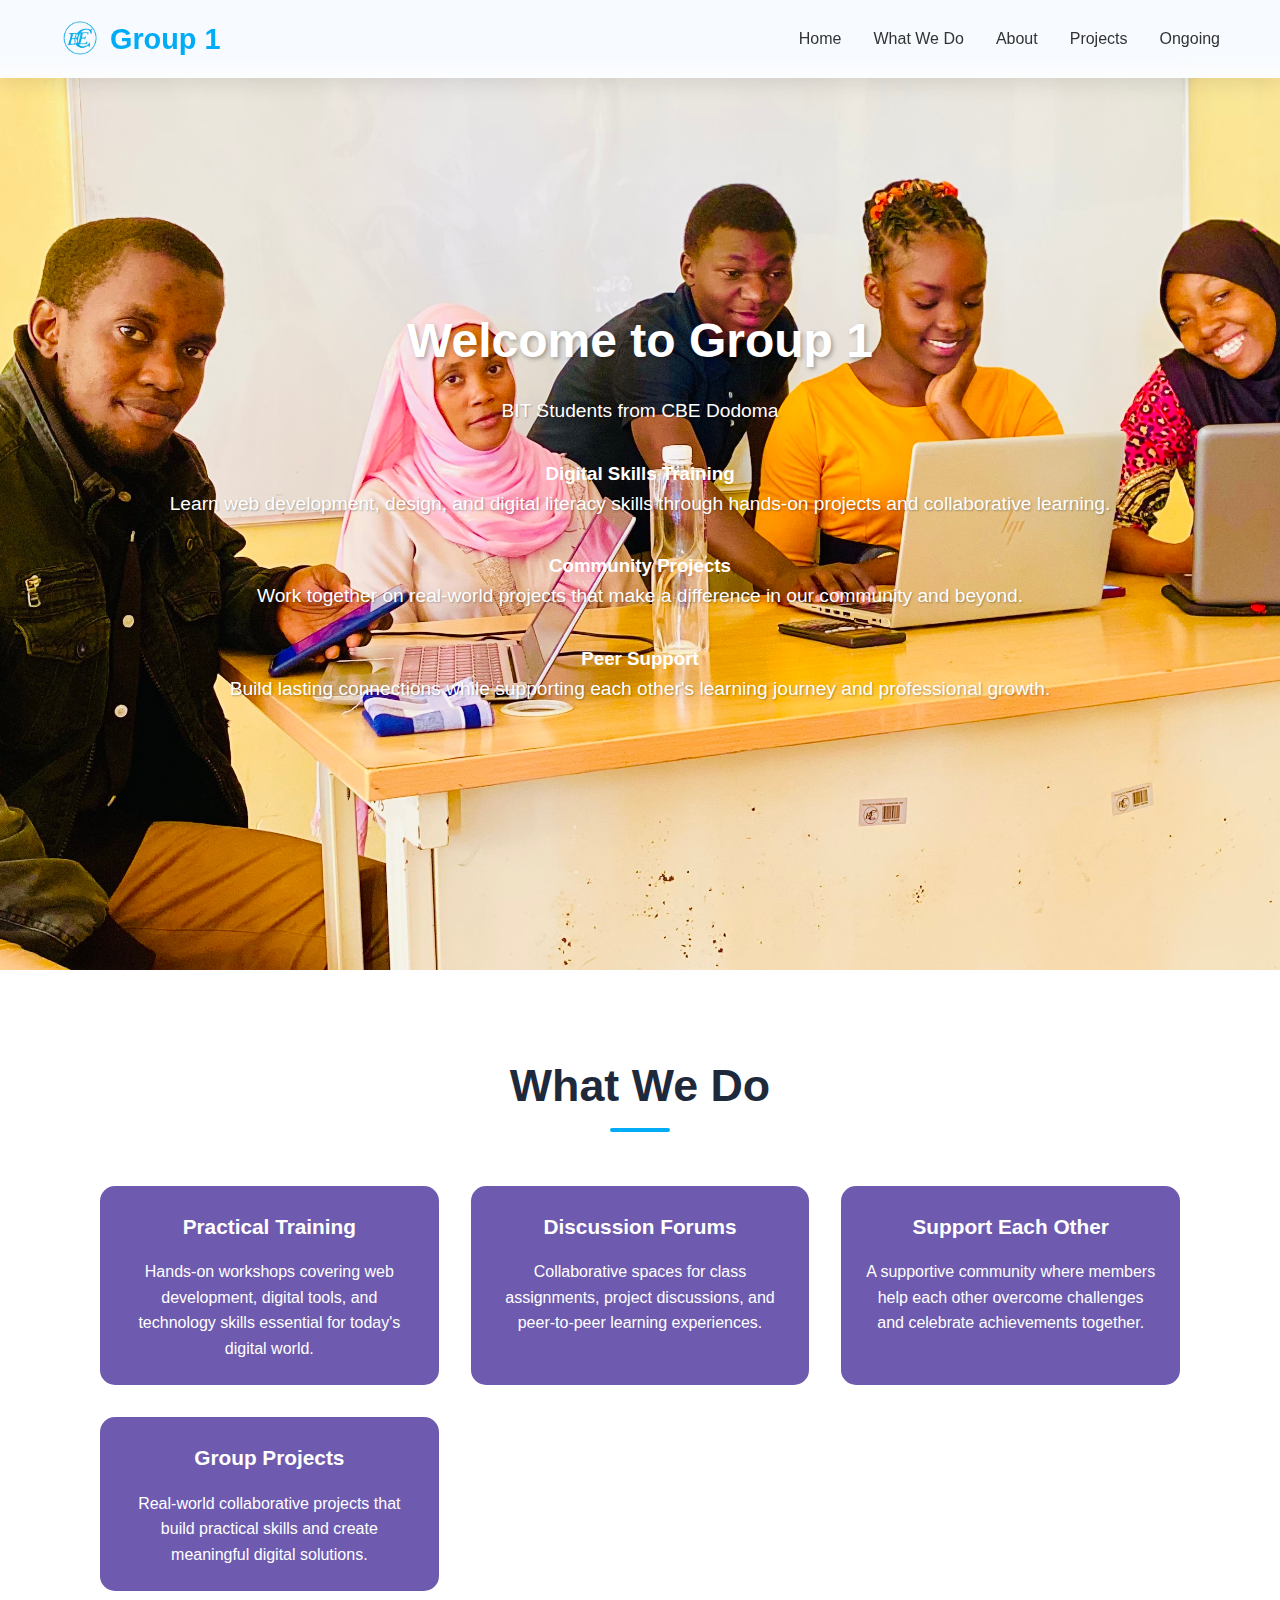
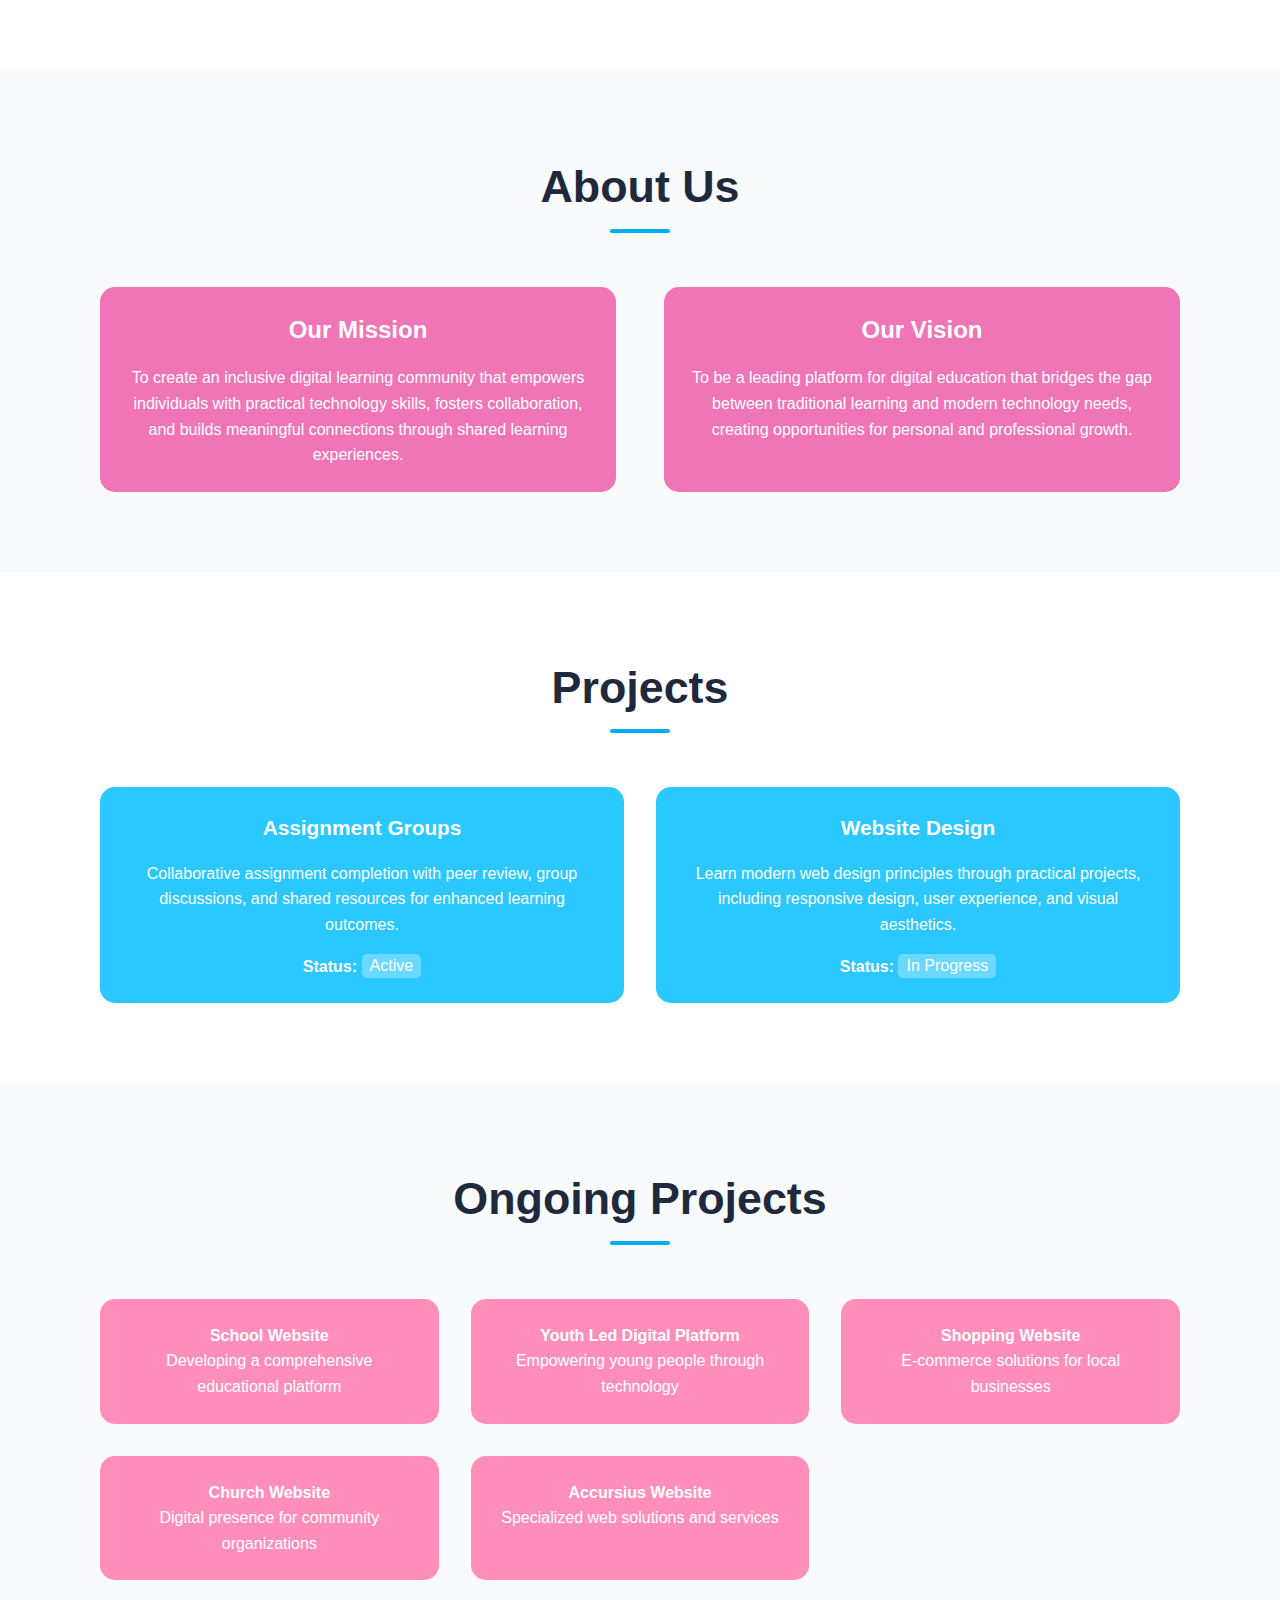
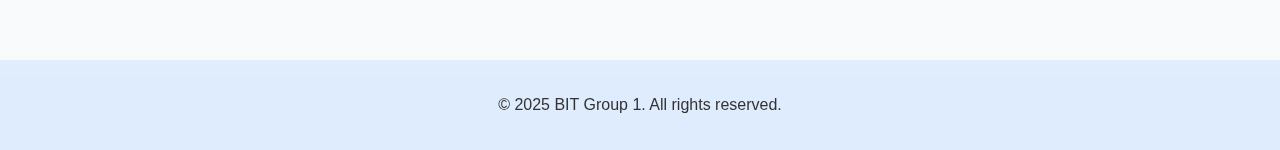
<file: index.html>
<!DOCTYPE html>
<html lang="en">
<head>
    <meta charset="UTF-8">
    <meta name="viewport" content="width=device-width, initial-scale=1.0">
    <title>CBE BIT 1 Group 1</title>
	<link rel="stylesheet" href="style.css">
</head>
<body>
    <header>
        <nav class="container">
            <!--<div class="logo">Group 1</div>-->
			<div class="logo">
				<img src="images/cbe_logo.png" alt="logo">
				<span>Group 1</span>
			</div>
            <ul class="nav-links">
                <li><a href="#home">Home</a></li>
                <li><a href="#what-we-do">What We Do</a></li>
                <li><a href="#about">About</a></li>
                <li><a href="#projects">Projects</a></li>
                <li><a href="#ongoing">Ongoing</a></li>
            </ul>
        </nav>
    </header>

    <main>
        <section id="home" class="hero">
            <div class="container">
                <h1>Welcome to Group 1</h1>
                <p>BIT Students from CBE Dodoma</p>
                
                <div class="slideshow-container">
                    <div class="slide active">
                        <h3>Digital Skills Training</h3>
                        <p>Learn web development, design, and digital literacy skills through hands-on projects and collaborative learning.</p>
                    </div>
                    <div class="slide">
                        <h3>Community Projects</h3>
                        <p>Work together on real-world projects that make a difference in our community and beyond.</p>
                    </div>
                    <div class="slide">
                        <h3>Peer Support</h3>
                        <p>Build lasting connections while supporting each other's learning journey and professional growth.</p>
                    </div>
                    <div class="slide-nav">
                        <span class="dot active" onclick="currentSlide(1)"></span>
                        <span class="dot" onclick="currentSlide(2)"></span>
                        <span class="dot" onclick="currentSlide(3)"></span>
                    </div>
                </div>
            </div>
        </section>

        <section id="what-we-do" class="section">
            <div class="container">
                <h2>What We Do</h2>
                <div class="what-we-do">
                    <div class="service-card">
                        <h3>Practical Training</h3>
                        <p>Hands-on workshops covering web development, digital tools, and technology skills essential for today's digital world.</p>
                    </div>
                    <div class="service-card">
                        <h3>Discussion Forums</h3>
                        <p>Collaborative spaces for class assignments, project discussions, and peer-to-peer learning experiences.</p>
                    </div>
                    <div class="service-card">
                        <h3>Support Each Other</h3>
                        <p>A supportive community where members help each other overcome challenges and celebrate achievements together.</p>
                    </div>
                    <div class="service-card">
                        <h3>Group Projects</h3>
                        <p>Real-world collaborative projects that build practical skills and create meaningful digital solutions.</p>
                    </div>
                </div>
            </div>
        </section>

        <section id="about" class="section">
            <div class="container">
                <h2>About Us</h2>
                <div class="about-grid">
                    <div class="about-card">
                        <h3>Our Mission</h3>
                        <p>To create an inclusive digital learning community that empowers individuals with practical technology skills, fosters collaboration, and builds meaningful connections through shared learning experiences.</p>
                    </div>
                    <div class="about-card">
                        <h3>Our Vision</h3>
                        <p>To be a leading platform for digital education that bridges the gap between traditional learning and modern technology needs, creating opportunities for personal and professional growth.</p>
                    </div>
                </div>
            </div>
        </section>

        <section id="projects" class="section">
            <div class="container">
                <h2>Projects</h2>
                <div class="projects-grid">
                    <div class="project-card">
                        <h3>Assignment Groups</h3>
                        <p>Collaborative assignment completion with peer review, group discussions, and shared resources for enhanced learning outcomes.</p>
                        <div style="margin-top: 1rem;">
                            <strong>Status:</strong> <span style="background: rgba(255,255,255,0.3); padding: 0.2rem 0.5rem; border-radius: 5px;">Active</span>
                        </div>
                    </div>
                    <div class="project-card">
                        <h3>Website Design</h3>
                        <p>Learn modern web design principles through practical projects, including responsive design, user experience, and visual aesthetics.</p>
                        <div style="margin-top: 1rem;">
                            <strong>Status:</strong> <span style="background: rgba(255,255,255,0.3); padding: 0.2rem 0.5rem; border-radius: 5px;">In Progress</span>
                        </div>
                    </div>
                </div>
            </div>
        </section>

        <section id="ongoing" class="section">
            <div class="container">
                <h2>Ongoing Projects</h2>
                <div class="ongoing-grid">
                    <div class="ongoing-card">
                        <h4>School Website</h4>
                        <p>Developing a comprehensive educational platform</p>
                    </div>
                    <div class="ongoing-card">
                        <h4>Youth Led Digital Platform</h4>
                        <p>Empowering young people through technology</p>
                    </div>
                    <div class="ongoing-card">
                        <h4>Shopping Website</h4>
                        <p>E-commerce solutions for local businesses</p>
                    </div>
                    <div class="ongoing-card">
                        <h4>Church Website</h4>
                        <p>Digital presence for community organizations</p>
                    </div>
                    <div class="ongoing-card">
                        <h4>Accursius Website</h4>
                        <p>Specialized web solutions and services</p>
                    </div>
                </div>
            </div>
        </section>
    </main>

    <footer>
        <div class="container">
            <p>&copy; 2025 BIT Group 1. All rights reserved.</p>
        </div>
    </footer>
</body>
</html>
</file>
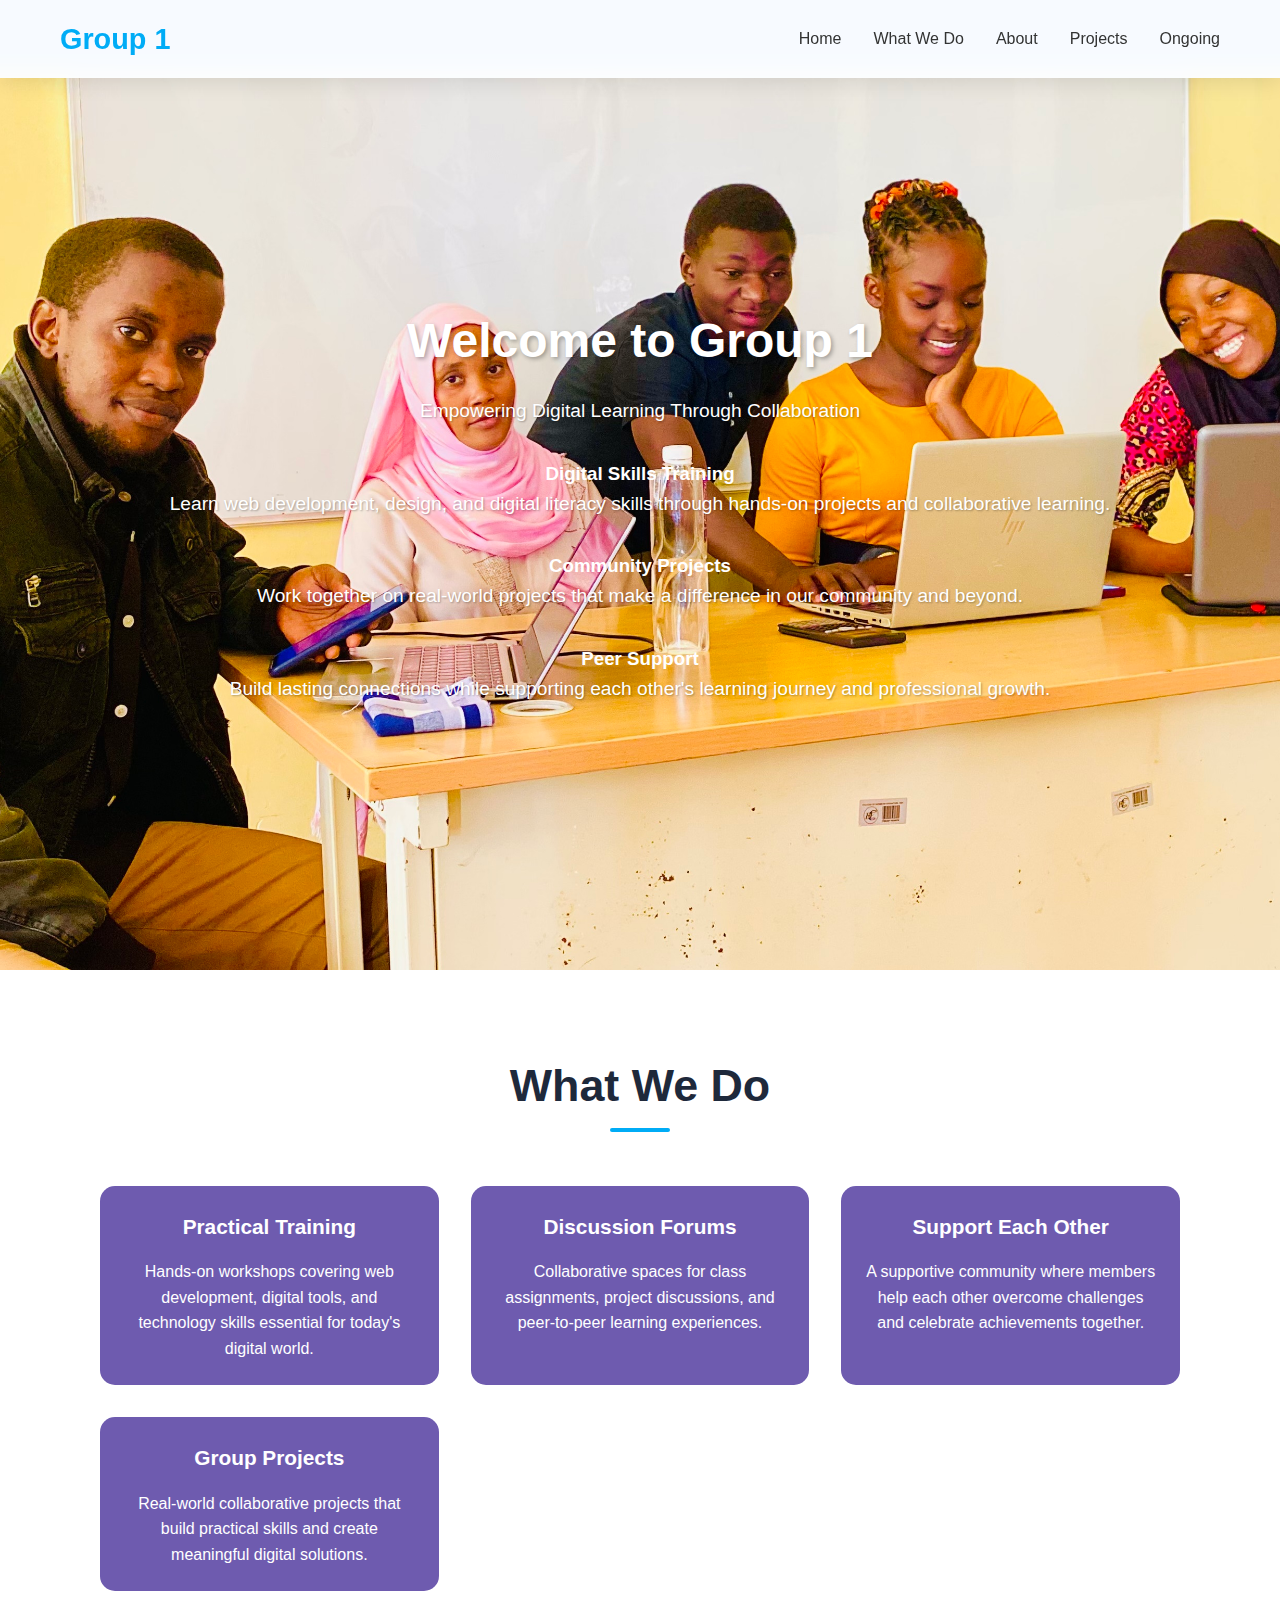
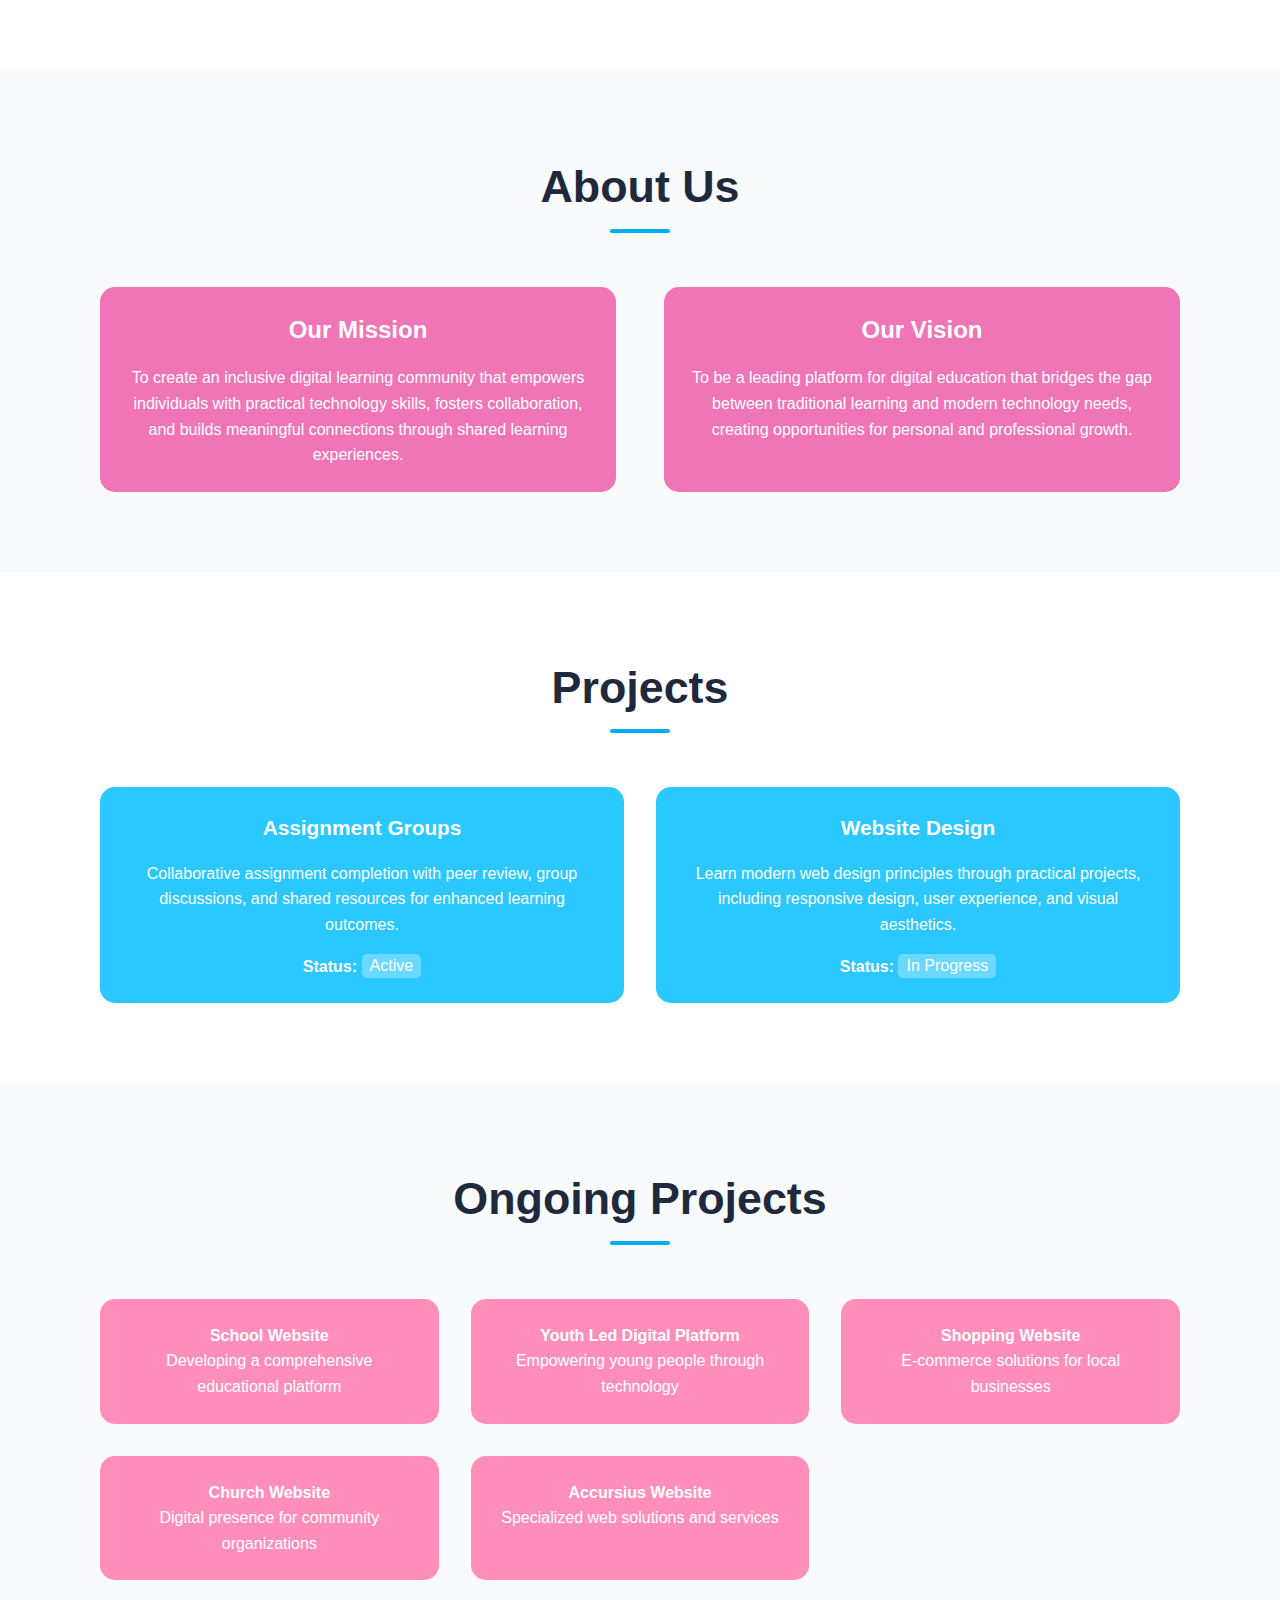
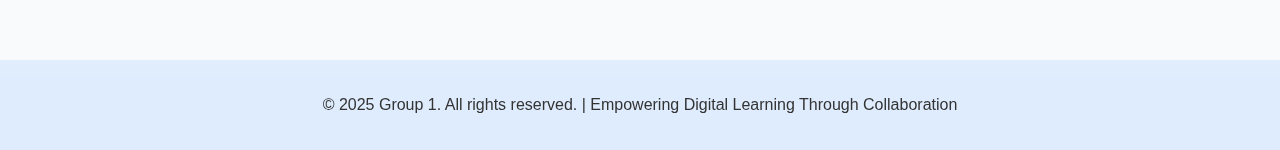
<file: group_website.html>
<!DOCTYPE html>
<html lang="en">
<head>
    <meta charset="UTF-8">
    <meta name="viewport" content="width=device-width, initial-scale=1.0">
    <title>Group 1 - Digital Learning Community</title>
	<link rel="stylesheet" href="style.css">
</head>
<body>
    <header>
        <nav class="container">
            <div class="logo">Group 1</div>
            <ul class="nav-links">
                <li><a href="#home">Home</a></li>
                <li><a href="#what-we-do">What We Do</a></li>
                <li><a href="#about">About</a></li>
                <li><a href="#projects">Projects</a></li>
                <li><a href="#ongoing">Ongoing</a></li>
            </ul>
        </nav>
    </header>

    <main>
        <section id="home" class="hero">
            <div class="container">
                <h1>Welcome to Group 1</h1>
                <p>Empowering Digital Learning Through Collaboration</p>
                
                <div class="slideshow-container">
                    <div class="slide active">
                        <h3>Digital Skills Training</h3>
                        <p>Learn web development, design, and digital literacy skills through hands-on projects and collaborative learning.</p>
                    </div>
                    <div class="slide">
                        <h3>Community Projects</h3>
                        <p>Work together on real-world projects that make a difference in our community and beyond.</p>
                    </div>
                    <div class="slide">
                        <h3>Peer Support</h3>
                        <p>Build lasting connections while supporting each other's learning journey and professional growth.</p>
                    </div>
                    <div class="slide-nav">
                        <span class="dot active" onclick="currentSlide(1)"></span>
                        <span class="dot" onclick="currentSlide(2)"></span>
                        <span class="dot" onclick="currentSlide(3)"></span>
                    </div>
                </div>
            </div>
        </section>

        <section id="what-we-do" class="section">
            <div class="container">
                <h2>What We Do</h2>
                <div class="what-we-do">
                    <div class="service-card">
                        <h3>Practical Training</h3>
                        <p>Hands-on workshops covering web development, digital tools, and technology skills essential for today's digital world.</p>
                    </div>
                    <div class="service-card">
                        <h3>Discussion Forums</h3>
                        <p>Collaborative spaces for class assignments, project discussions, and peer-to-peer learning experiences.</p>
                    </div>
                    <div class="service-card">
                        <h3>Support Each Other</h3>
                        <p>A supportive community where members help each other overcome challenges and celebrate achievements together.</p>
                    </div>
                    <div class="service-card">
                        <h3>Group Projects</h3>
                        <p>Real-world collaborative projects that build practical skills and create meaningful digital solutions.</p>
                    </div>
                </div>
            </div>
        </section>

        <section id="about" class="section">
            <div class="container">
                <h2>About Us</h2>
                <div class="about-grid">
                    <div class="about-card">
                        <h3>Our Mission</h3>
                        <p>To create an inclusive digital learning community that empowers individuals with practical technology skills, fosters collaboration, and builds meaningful connections through shared learning experiences.</p>
                    </div>
                    <div class="about-card">
                        <h3>Our Vision</h3>
                        <p>To be a leading platform for digital education that bridges the gap between traditional learning and modern technology needs, creating opportunities for personal and professional growth.</p>
                    </div>
                </div>
            </div>
        </section>

        <section id="projects" class="section">
            <div class="container">
                <h2>Projects</h2>
                <div class="projects-grid">
                    <div class="project-card">
                        <h3>Assignment Groups</h3>
                        <p>Collaborative assignment completion with peer review, group discussions, and shared resources for enhanced learning outcomes.</p>
                        <div style="margin-top: 1rem;">
                            <strong>Status:</strong> <span style="background: rgba(255,255,255,0.3); padding: 0.2rem 0.5rem; border-radius: 5px;">Active</span>
                        </div>
                    </div>
                    <div class="project-card">
                        <h3>Website Design</h3>
                        <p>Learn modern web design principles through practical projects, including responsive design, user experience, and visual aesthetics.</p>
                        <div style="margin-top: 1rem;">
                            <strong>Status:</strong> <span style="background: rgba(255,255,255,0.3); padding: 0.2rem 0.5rem; border-radius: 5px;">In Progress</span>
                        </div>
                    </div>
                </div>
            </div>
        </section>

        <section id="ongoing" class="section">
            <div class="container">
                <h2>Ongoing Projects</h2>
                <div class="ongoing-grid">
                    <div class="ongoing-card">
                        <h4>School Website</h4>
                        <p>Developing a comprehensive educational platform</p>
                    </div>
                    <div class="ongoing-card">
                        <h4>Youth Led Digital Platform</h4>
                        <p>Empowering young people through technology</p>
                    </div>
                    <div class="ongoing-card">
                        <h4>Shopping Website</h4>
                        <p>E-commerce solutions for local businesses</p>
                    </div>
                    <div class="ongoing-card">
                        <h4>Church Website</h4>
                        <p>Digital presence for community organizations</p>
                    </div>
                    <div class="ongoing-card">
                        <h4>Accursius Website</h4>
                        <p>Specialized web solutions and services</p>
                    </div>
                </div>
            </div>
        </section>
    </main>

    <footer>
        <div class="container">
            <p>&copy; 2025 Group 1. All rights reserved. | Empowering Digital Learning Through Collaboration</p>
        </div>
    </footer>
</body>
</html>
</file>
<file: style.css>
* {
    margin: 0;
    padding: 0;
    box-sizing: border-box;
}

body {
    font-family: 'Segoe UI', Tahoma, Geneva, Verdana, sans-serif;
    line-height: 1.6;
    color: #333;
    background: #5da1f5;
    min-height: 100vh;
}

.container {
    max-width: 1200px;
    margin: 0 auto;
    padding: 0 20px;
}

header {
    background: rgba(255, 255, 255, 0.95);
    backdrop-filter: blur(10px);
    padding: 1rem 0;
    position: fixed;
    width: 100%;
    top: 0;
    z-index: 1000;
    box-shadow: 0 4px 20px rgba(0, 0, 0, 0.1);
}

nav {
    display: flex;
    justify-content: space-between;
    align-items: center;
    position: relative;
}

.logo {
    font-size: 1.8rem;
    font-weight: bold;
    color: #00acf6;
    display: flex;
    align-items: center;
    gap: 10px;
    z-index: 1001;
}

.logo img {
    height: 40px;
    width: auto;
    background: transparent !important;
}

/* Mobile Menu Toggle */
.menu-toggle {
    display: none;
}

.menu-icon {
    display: none;
    cursor: pointer;
    font-size: 1.8rem;
    color: #00acf6;
    padding: 0.5rem;
    z-index: 1001;
}

/* Navigation Links - Desktop */
.nav-links {
    display: flex;
    list-style: none;
    gap: 2rem;
}

.nav-links a {
    text-decoration: none;
    color: #333;
    font-weight: 500;
    transition: color 0.3s ease;
    padding: 0.5rem 0;
}

.nav-links a:hover {
    color: #00acf6;
}

/* Mobile Menu - Compact Dropdown */
@media (max-width: 768px) {
    .menu-icon {
        display: block;
    }

    .nav-links {
        position: absolute;
        top: 100%;
        left: 0;
        width: 100%;
        background: rgba(255, 255, 255, 0.98);
        flex-direction: column;
        gap: 0;
        padding: 0;
        max-height: 0;
        overflow: hidden;
        transition: max-height 0.3s ease;
        box-shadow: 0 4px 6px rgba(0, 0, 0, 0.1);
    }

    .menu-toggle:checked ~ .nav-links {
        max-height: 500px; 
        padding: 1rem 0;
    }

    .nav-links li {
        padding: 0.75rem 2rem;
        border-bottom: 1px solid rgba(0, 0, 0, 0.05);
    }

    .nav-links a {
        display: block;
        width: 100%;
    }
}

/* Main Content */
main {
    margin-top: 70px;
}

/* Hero Section */
.hero {
	height: 100vh;
	width: 100wh;
	background: url('images/online.jpg') no-repeat center center/cover;
	position: relative;
	display: flex;
	align-items: center;
	justify-content: center;
	text-align: center;
	color: white;
}

.hero h1 {
    font-size: 3rem;
    margin-bottom: 1rem;
    text-shadow: 2px 2px 4px rgba(0, 0, 0, 0.3);
}

.hero p {
    font-size: 1.2rem;
    margin-bottom: 2rem;
    text-shadow: 1px 1px 2px rgba(0, 0, 0, 0.3);
}

/* Sections */
.section {
            padding: 5rem;
            margin: 0;
        }

        .section:nth-child(even) {
            background: white;
        }

        .section:nth-child(odd) {
            background: #f8fafc;
        }

        .section h2 {
            text-align: center;
            font-size: 2.8rem;
            margin-bottom: 4rem;
            color: #1e293b;
            font-weight: 700;
            position: relative;
        }

        .section h2::after {
            content: '';
            position: absolute;
            bottom: -10px;
            left: 50%;
            transform: translateX(-50%);
            width: 60px;
            height: 4px;
            background: #00acf6;
            border-radius: 2px;
        }

/* Cards Section */
.what-we-do,
.about-grid,
.projects-grid,
.ongoing-grid {
    display: grid;
    gap: 2rem;
    margin-top: 2rem;
}

.what-we-do {
    grid-template-columns: repeat(auto-fit, minmax(250px, 1fr));
}

.about-grid {
    grid-template-columns: repeat(auto-fit, minmax(300px, 1fr));
    gap: 3rem;
}

.projects-grid {
    grid-template-columns: repeat(auto-fit, minmax(350px, 1fr));
}

.ongoing-grid {
    grid-template-columns: repeat(auto-fit, minmax(250px, 1fr));
}

/* Card Styles */
.service-card,
.about-card,
.project-card,
.ongoing-card {
    padding: 2rem;
    border-radius: 15px;
    text-align: center;
    color: white;
    transition: transform 0.3s ease, box-shadow 0.3s ease;
}

.service-card {
    background: #6E5BAF;
	padding: 1.5rem;
}

.service-card:hover {
    transform: translateY(-10px);
    box-shadow: 0 20px 40px rgba(0, 0, 0, 0.2);
}

.about-card {
    background: #F075B7;
	padding: 1.5rem;
}

.about-card:hover {
    transform: scale(1.05);
	box-shadow: 0 20px 40px rgba(0, 0, 0, 0.2);
}

.project-card {
    background: #2AC8FF;
	padding: 1.5rem;
}

.project-card:hover {
    transform: scale(1.05);
	box-shadow: 0 20px 40px rgba(0, 0, 0, 0.2);
}

.ongoing-card {
    background: #FF8FBA;
    padding: 1.5rem;
}

.ongoing-card:hover {
    transform: scale(1.05);
	box-shadow: 0 20px 40px rgba(0, 0, 0, 0.2);
}


/* Card Headings */
.service-card h3,
.about-card h3,
.project-card h3 {
    font-size: 1.3rem;
    margin-bottom: 1rem;
}

.about-card h3 {
    font-size: 1.5rem;
}

.ongoing-card h3 {
    font-size: 1.1rem;
    margin-bottom: 0.5rem;
}

/* Footer */
footer {
    background: rgba(255, 255, 255, 0.8);
    backdrop-filter: blur(10px);
    padding: 2rem 0;
    text-align: center;
}

/* Adjustments for mobile viewing */
@media (max-width: 768px) {
    main {
        margin-top: 80px;
    }

    .hero h1 {
        font-size: 2.2rem;
    }

    .hero p {
        font-size: 1.1rem;
    }

    .slideshow-container {
        padding: 1.5rem;
        margin: 1rem auto;
    }

    .what-we-do,
    .about-grid,
    .projects-grid,
    .ongoing-grid {
        grid-template-columns: 1fr;
    }
	
	
	.card {
    width: 90%;       /* Take up most of the screen */
    margin: 10px auto; /* Center the card with some space */
  }

  .section-container {
    padding: 0 10px;   /* Reduce side padding if needed */
  }
}
</file>
